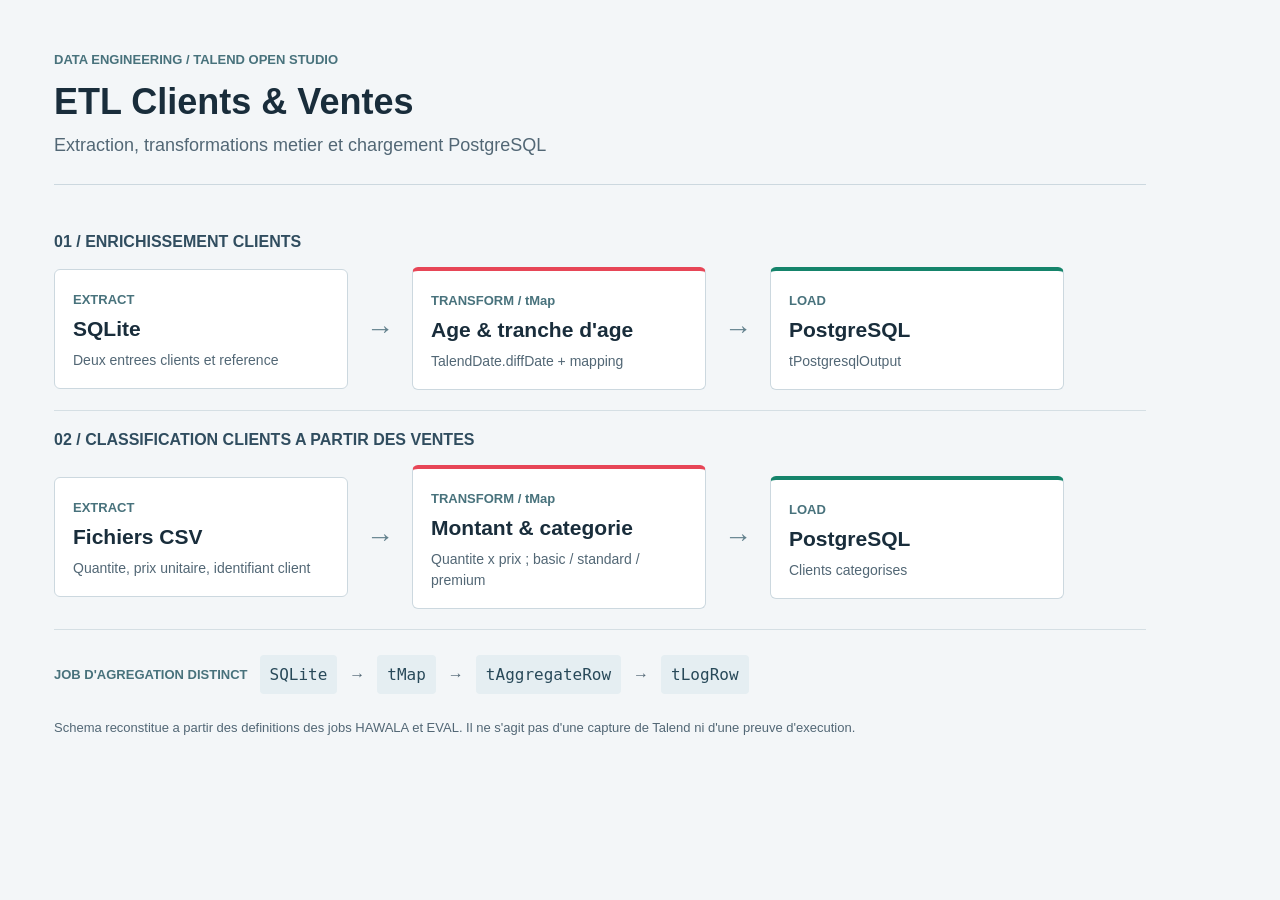
<file: Portfolio/public/projects/talend/pipeline.html>
<!doctype html>
<html lang="fr">
<meta charset="utf-8">
<meta name="viewport" content="width=device-width, initial-scale=1">
<title>ETL Talend - Clients et ventes</title>
<style>
*{box-sizing:border-box}body{margin:0;font:18px Arial,sans-serif;color:#192d3b;background:#f3f6f8}main{width:1200px;padding:48px 54px}header{border-bottom:1px solid #ccd8df;padding-bottom:28px;margin-bottom:28px}small{font-size:13px;font-weight:bold;color:#48727c}h1{font-size:36px;margin:12px 0}header p{color:#526775;margin:0}section{padding:20px 0;border-bottom:1px solid #d5dfe4}h2{font-size:16px;margin:0 0 16px;color:#304d5f}.flow{display:flex;align-items:center;gap:18px}.node{background:white;border:1px solid #ccd8df;border-radius:6px;padding:18px;width:294px;min-height:104px}.node strong{display:block;font-size:21px;margin:8px 0}.node span{font-size:14px;color:#526775}.transform{border-top:4px solid #e74657}.output{border-top:4px solid #15846b}.arrow{font-size:28px;color:#63818d}.aggregation{display:flex;gap:12px;align-items:center;color:#526775;font-size:16px;padding-top:25px}.aggregation code{background:#e5eef2;color:#284959;padding:10px;border-radius:4px}footer{font-size:13px;color:#526775;margin-top:26px}
</style>
<main>
<header><small>DATA ENGINEERING / TALEND OPEN STUDIO</small><h1>ETL Clients &amp; Ventes</h1><p>Extraction, transformations metier et chargement PostgreSQL</p></header>
<section><h2>01 / ENRICHISSEMENT CLIENTS</h2><div class="flow"><div class="node"><small>EXTRACT</small><strong>SQLite</strong><span>Deux entrees clients et reference</span></div><span class="arrow">&#8594;</span><div class="node transform"><small>TRANSFORM / tMap</small><strong>Age &amp; tranche d'age</strong><span>TalendDate.diffDate + mapping</span></div><span class="arrow">&#8594;</span><div class="node output"><small>LOAD</small><strong>PostgreSQL</strong><span>tPostgresqlOutput</span></div></div></section>
<section><h2>02 / CLASSIFICATION CLIENTS A PARTIR DES VENTES</h2><div class="flow"><div class="node"><small>EXTRACT</small><strong>Fichiers CSV</strong><span>Quantite, prix unitaire, identifiant client</span></div><span class="arrow">&#8594;</span><div class="node transform"><small>TRANSFORM / tMap</small><strong>Montant &amp; categorie</strong><span>Quantite x prix ; basic / standard / premium</span></div><span class="arrow">&#8594;</span><div class="node output"><small>LOAD</small><strong>PostgreSQL</strong><span>Clients categorises</span></div></div></section>
<div class="aggregation"><small>JOB D'AGREGATION DISTINCT</small><code>SQLite</code><span>&#8594;</span><code>tMap</code><span>&#8594;</span><code>tAggregateRow</code><span>&#8594;</span><code>tLogRow</code></div>
<footer>Schema reconstitue a partir des definitions des jobs HAWALA et EVAL. Il ne s'agit pas d'une capture de Talend ni d'une preuve d'execution.</footer>
</main>
</html>
</file>
